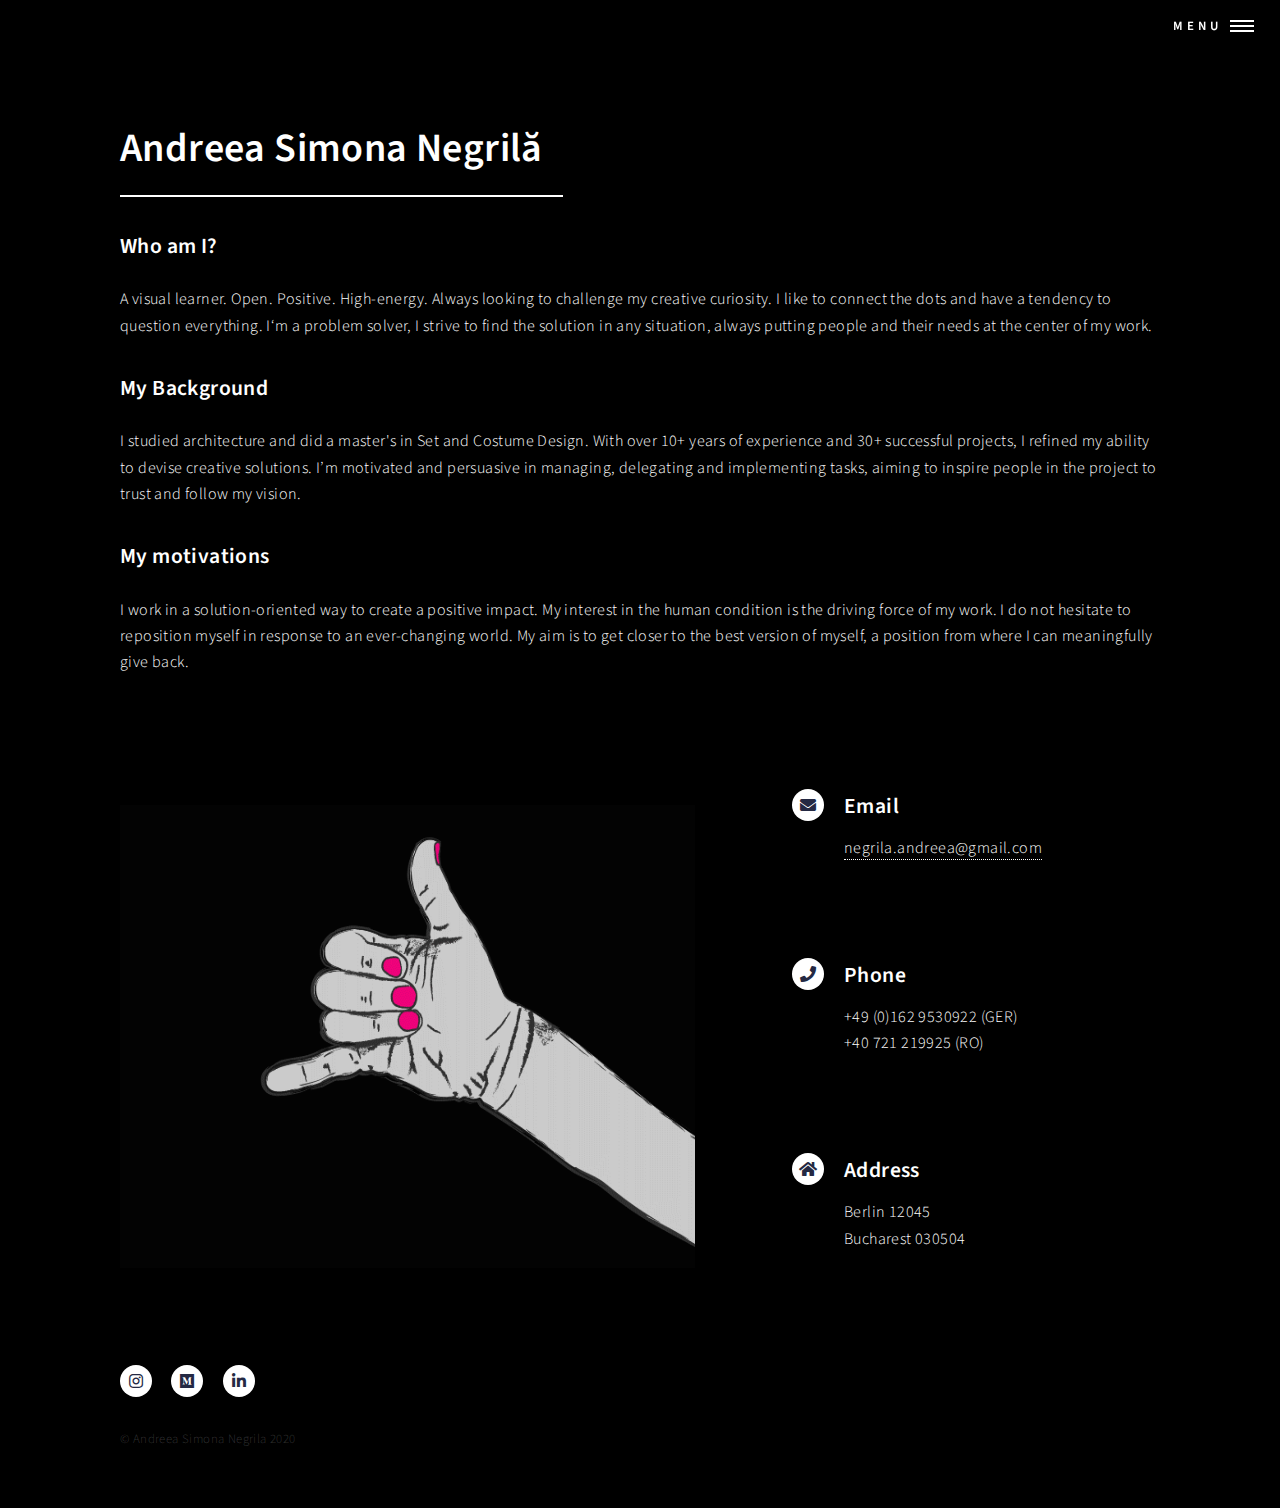
<file: generic.html>
<!DOCTYPE html>
<!--
	Forty by HTML5 UP
	html5up.net | @ajlkn
	Free for personal and commercial use under the CCA 3.0 license (html5up.net/license)
-->
<html>
  <head>
    <meta charset="utf-8" />
    <meta
      name="viewport"
      content="width=device-width, initial-scale=1, user-scalable=no"
    />
    <link rel="stylesheet" href="assets/css/main.css" />
    <noscript><link rel="stylesheet" href="assets/css/noscript.css"/></noscript>
  </head>
  <body class="is-preload">
    <!-- Wrapper -->
    <div id="wrapper">
      <!-- Header -->
      <header id="header">
        <!--  <a href="index.html" class="logo"
          ><strong>Forty</strong> <span>by HTML5 UP</span></a
        > -->
        <nav>
          <a href="#menu">Menu</a>
        </nav>
      </header>

      <!-- Menu -->
      <nav id="menu">
        <ul class="links">
          <li><a href="index.html">Home</a></li>
          <li><a href="index.html#main">My Work</a></li>
          <li><a href="generic.html">About Me</a></li>
          <!-- <li><a href="elements.html">Elements</a></li> -->
     <!--    </ul>
        <ul class="actions stacked">
          <li><a href="#" class="button primary fit">Get Started</a></li>
          <li><a href="#" class="button fit">Log In</a></li>
        </ul> -->
      </nav>

      <!-- Main -->
      <div id="main" class="alt">
        <!-- One -->
        <section id="one">
          <div class="inner">
            <header class="major">
              <h1>Andreea Simona Negrilă</h1>
            </header>
            <!-- <span class="image main"><img src="images/pic11.jpg" alt=""/></span> -->
            <h3>Who am I?</h3>
            <p>
              A visual learner. Open. Positive. High-energy. Always looking to
              challenge my creative curiosity.
              I like to connect the dots and have a tendency to question
              everything.
              I‘m a problem solver, I strive to find the solution in any
              situation, always putting people and their needs at the center of
              my work.
            </p>
            <h3>My Background</h3>
            <p>
              I studied architecture and did a master's in Set and Costume
              Design. With over 10+ years of experience and 30+ successful
              projects, I refined my ability to devise creative solutions.
              I’m motivated and persuasive in managing, delegating and
              implementing tasks, aiming to inspire people in the project to
              trust and follow my vision.
            </p>
            <h3>My motivations</h3>
            <p>
              I work in a solution-oriented way to create a positive impact.
              My interest in the human condition is the driving force of my
              work. I do not hesitate to reposition myself in response to an
              ever-changing world. My aim is to get closer to the best version
              of myself, a position from where I can meaningfully give back.
            </p>
          </div>
        </section>
      </div>

      <!-- Contact -->
      <section id="contact">
        <div class="inner">
          <img src="./images/contact.gif" alt="" />
        <!--   <section>
            <form method="post" action="#">
              <div class="fields">
                <div class="field half">
                  <label for="name">Your name</label>
                  <input type="text" name="name" id="name" />
                </div>
                <div class="field half">
                  <label for="email">Your email</label>
                  <input type="text" name="email" id="email" />
                </div>
                <div class="field">
                  <label for="message">Your Message</label>
                  <textarea name="message" id="message" rows="6"></textarea>
                </div>
              </div>
              <ul class="actions">
                <li>
                  <input type="submit" value="Send Message" class="primary" />
                </li>
                <li><input type="reset" value="Clear" /></li>
              </ul>
            </form>
          </section> -->
          <section class="split">
            <section>
              <div class="contact-method">
                <span class="icon solid alt fa-envelope"></span>
                <h3>Email</h3>
                <a href="#">negrila.andreea@gmail.com</a>
              </div>
            </section>
            <section>
              <div class="contact-method">
                <span class="icon solid alt fa-phone"></span>
                <h3>Phone</h3>
                <span>+49 (0)162 9530922 (GER)</span>
                <br>
                <span>+40 721 219925 (RO)</span>

              </div>
            </section>
            <section>
              <div class="contact-method">
                <span class="icon solid alt fa-home"></span>
                <h3>Address</h3>
                <span
                  >Berlin 12045<br />
                  Bucharest 030504 <br />
                </span>
              </div>
            </section>
          </section>
        </div>
      </section>

      <!-- Footer -->
      <footer id="footer">
        <div class="inner">
          <ul class="icons">
            <!--   <li>
              <a href="#" class="icon brands alt fa-twitter"
                ><span class="label">Twitter</span></a
              >
            </li> -->
            <!--  <li>
              <a href="#" class="icon brands alt fa-facebook-f"
                ><span class="label">Facebook</span></a
              >
            </li> -->
            <li>
              <a href="https://www.instagram.com/ano._.miss/" class="icon brands alt fa-instagram"
                ><span class="label">Instagram</span></a
              >
            </li>
            <!-- Medium here -->
            <li>
              <a href="https://medium.com/@negrila.andreea/" class="icon brands alt fa-medium"
              ><span class="label">Medium</span></a
            >
            </li>
            <li>
              <a href="https://www.linkedin.com/in/andreea-simona-negrila/" class="icon brands alt fa-linkedin-in"
                ><span class="label">LinkedIn</span></a
              >
            </li>
          </ul>
          <ul class="copyright">
            <li>&copy; Andreea Simona Negrila 2020</li>
            
          </ul>
        </div>
      </footer>
    </div>

    <!-- Scripts -->
    <script src="assets/js/jquery.min.js"></script>
    <script src="assets/js/jquery.scrolly.min.js"></script>
    <script src="assets/js/jquery.scrollex.min.js"></script>
    <script src="assets/js/browser.min.js"></script>
    <script src="assets/js/breakpoints.min.js"></script>
    <script src="assets/js/util.js"></script>
    <script src="assets/js/main.js"></script>
  </body>
</html>
</file>
<file: assets/css/noscript.css>
/*
	Forty by HTML5 UP
	html5up.net | @ajlkn
	Free for personal and commercial use under the CCA 3.0 license (html5up.net/license)
*/

/* Banner */

	body.is-preload #banner:after {
		opacity: 0.85;
	}

	body.is-preload #banner > .inner {
		-moz-filter: none;
		-webkit-filter: none;
		-ms-filter: none;
		filter: none;
		-moz-transform: none;
		-webkit-transform: none;
		-ms-transform: none;
		transform: none;
		opacity: 1;
	}
</file>
<file: assets/css/main.css>
@import url(fontawesome-all.min.css);
@import url("https://fonts.googleapis.com/css?family=Source+Sans+Pro:300,300italic,600,600italic");
/*
	Forty by HTML5 UP
	html5up.net | @ajlkn
	Free for personal and commercial use under the CCA 3.0 license (html5up.net/license)
*/
html,
body,
div,
span,
applet,
object,
iframe,
h1,
h2,
h3,
h4,
h5,
h6,
p,
blockquote,
pre,
a,
abbr,
acronym,
address,
big,
cite,
code,
del,
dfn,
em,
img,
ins,
kbd,
q,
s,
samp,
small,
strike,
strong,
sub,
sup,
tt,
var,
b,
u,
i,
center,
dl,
dt,
dd,
ol,
ul,
li,
fieldset,
form,
label,
legend,
table,
caption,
tbody,
tfoot,
thead,
tr,
th,
td,
article,
aside,
canvas,
details,
embed,
figure,
figcaption,
footer,
header,
hgroup,
menu,
nav,
output,
ruby,
section,
summary,
time,
mark,
audio,
video {
  margin: 0;
  padding: 0;
  border: 0;
  font-size: 100%;
  font: inherit;
  vertical-align: baseline;
}

article,
aside,
details,
figcaption,
figure,
footer,
header,
hgroup,
menu,
nav,
section {
  display: block;
}

body {
  line-height: 1;
}

ol,
ul {
  list-style: none;
}

blockquote,
q {
  quotes: none;
}
blockquote:before,
blockquote:after,
q:before,
q:after {
  content: "";
  content: none;
}

table {
  border-collapse: collapse;
  border-spacing: 0;
}

body {
  -webkit-text-size-adjust: none;
}

mark {
  background-color: transparent;
  color: inherit;
}

input::-moz-focus-inner {
  border: 0;
  padding: 0;
}

input,
select,
textarea {
  -moz-appearance: none;
  -webkit-appearance: none;
  -ms-appearance: none;
  appearance: none;
}

/* Basic */
@-ms-viewport {
  width: device-width;
}

body {
  -ms-overflow-style: scrollbar;
}

@media screen and (max-width: 480px) {
  html,
  body {
    min-width: 320px;
  }
}

html {
  box-sizing: border-box;
}

*,
*:before,
*:after {
  box-sizing: inherit;
}

body {
  background: black;
}
body.is-preload *,
body.is-preload *:before,
body.is-preload *:after {
  -moz-animation: none !important;
  -webkit-animation: none !important;
  -ms-animation: none !important;
  animation: none !important;
  -moz-transition: none !important;
  -webkit-transition: none !important;
  -ms-transition: none !important;
  transition: none !important;
}

/* Type */
body,
input,
select,
textarea {
  color: #ffffff;
  font-family: "Source Sans Pro", Helvetica, sans-serif;
  font-size: 17pt;
  font-weight: 300;
  letter-spacing: 0.025em;
  line-height: 1.65;
}
@media screen and (max-width: 1680px) {
  body,
  input,
  select,
  textarea {
    font-size: 14pt;
  }
}
@media screen and (max-width: 1280px) {
  body,
  input,
  select,
  textarea {
    font-size: 12pt;
  }
}
@media screen and (max-width: 360px) {
  body,
  input,
  select,
  textarea {
    font-size: 11pt;
  }
}

a {
  -moz-transition: color 0.2s ease-in-out, border-bottom-color 0.2s ease-in-out;
  -webkit-transition: color 0.2s ease-in-out,
    border-bottom-color 0.2s ease-in-out;
  -ms-transition: color 0.2s ease-in-out, border-bottom-color 0.2s ease-in-out;
  transition: color 0.2s ease-in-out, border-bottom-color 0.2s ease-in-out;
  border-bottom: dotted 1px;
  color: inherit;
  text-decoration: none;
}
a:hover {
  border-bottom-color: transparent;
  color: #e246c0 !important;
}
a:active {
  color: #53e3fb !important;
}

strong,
b {
  color: #ffffff;
  font-weight: 600;
}

em,
i {
  font-style: italic;
}

p {
  margin: 0 0 2em 0;
}

h1,
h2,
h3,
h4,
h5,
h6 {
  color: #ffffff;
  font-weight: 600;
  line-height: 1.65;
  margin: 0 0 1em 0;
}
h1 a,
h2 a,
h3 a,
h4 a,
h5 a,
h6 a {
  color: inherit;
  border-bottom: 0;
}

h1 {
  font-size: 2.5em;
}

h2 {
  font-size: 1.75em;
}

h3 {
  font-size: 1.35em;
}

h4 {
  font-size: 1.1em;
}

h5 {
  font-size: 0.9em;
}

h6 {
  font-size: 0.7em;
}

@media screen and (max-width: 736px) {
  h1 {
    font-size: 2em;
  }
  h2 {
    font-size: 1.5em;
  }
  h3 {
    font-size: 1.25em;
  }
}

sub {
  font-size: 0.8em;
  position: relative;
  top: 0.5em;
}

sup {
  font-size: 0.8em;
  position: relative;
  top: -0.5em;
}

blockquote {
  border-left: solid 4px rgba(212, 212, 255, 0.1);
  font-style: italic;
  margin: 0 0 2em 0;
  padding: 0.5em 0 0.5em 2em;
}

code {
  background: rgba(212, 212, 255, 0.035);
  font-family: "Courier New", monospace;
  font-size: 0.9em;
  margin: 0 0.25em;
  padding: 0.25em 0.65em;
}

pre {
  -webkit-overflow-scrolling: touch;
  font-family: "Courier New", monospace;
  font-size: 0.9em;
  margin: 0 0 2em 0;
}
pre code {
  display: block;
  line-height: 1.75;
  padding: 1em 1.5em;
  overflow-x: auto;
}

hr {
  border: 0;
  border-bottom: solid 1px rgba(212, 212, 255, 0.1);
  margin: 2em 0;
}
hr.major {
  margin: 3em 0;
}

.align-left {
  text-align: left;
}

.align-center {
  text-align: center;
}

.align-right {
  text-align: right;
}

/* Row */
.row {
  display: flex;
  flex-wrap: wrap;
  box-sizing: border-box;
  align-items: stretch;
}
.row > * {
  box-sizing: border-box;
}
.row.gtr-uniform > * > :last-child {
  margin-bottom: 0;
}
.row.aln-left {
  justify-content: flex-start;
}
.row.aln-center {
  justify-content: center;
}
.row.aln-right {
  justify-content: flex-end;
}
.row.aln-top {
  align-items: flex-start;
}
.row.aln-middle {
  align-items: center;
}
.row.aln-bottom {
  align-items: flex-end;
}
.row > .imp {
  order: -1;
}
.row > .col-1 {
  width: 8.33333%;
}
.row > .off-1 {
  margin-left: 8.33333%;
}
.row > .col-2 {
  width: 16.66667%;
}
.row > .off-2 {
  margin-left: 16.66667%;
}
.row > .col-3 {
  width: 25%;
}
.row > .off-3 {
  margin-left: 25%;
}
.row > .col-4 {
  width: 33.33333%;
}
.row > .off-4 {
  margin-left: 33.33333%;
}
.row > .col-5 {
  width: 41.66667%;
}
.row > .off-5 {
  margin-left: 41.66667%;
}
.row > .col-6 {
  width: 50%;
}
.row > .off-6 {
  margin-left: 50%;
}
.row > .col-7 {
  width: 58.33333%;
}
.row > .off-7 {
  margin-left: 58.33333%;
}
.row > .col-8 {
  width: 66.66667%;
}
.row > .off-8 {
  margin-left: 66.66667%;
}
.row > .col-9 {
  width: 75%;
}
.row > .off-9 {
  margin-left: 75%;
}
.row > .col-10 {
  width: 83.33333%;
}
.row > .off-10 {
  margin-left: 83.33333%;
}
.row > .col-11 {
  width: 91.66667%;
}
.row > .off-11 {
  margin-left: 91.66667%;
}
.row > .col-12 {
  width: 100%;
}
.row > .off-12 {
  margin-left: 100%;
}
.row.gtr-0 {
  margin-top: 0;
  margin-left: 0em;
}
.row.gtr-0 > * {
  padding: 0 0 0 0em;
}
.row.gtr-0.gtr-uniform {
  margin-top: 0em;
}
.row.gtr-0.gtr-uniform > * {
  padding-top: 0em;
}
.row.gtr-25 {
  margin-top: 0;
  margin-left: -0.5em;
}
.row.gtr-25 > * {
  padding: 0 0 0 0.5em;
}
.row.gtr-25.gtr-uniform {
  margin-top: -0.5em;
}
.row.gtr-25.gtr-uniform > * {
  padding-top: 0.5em;
}
.row.gtr-50 {
  margin-top: 0;
  margin-left: -1em;
}
.row.gtr-50 > * {
  padding: 0 0 0 1em;
}
.row.gtr-50.gtr-uniform {
  margin-top: -1em;
}
.row.gtr-50.gtr-uniform > * {
  padding-top: 1em;
}
.row {
  margin-top: 0;
  margin-left: -2em;
}
.row > * {
  padding: 0 0 0 2em;
}
.row.gtr-uniform {
  margin-top: -2em;
}
.row.gtr-uniform > * {
  padding-top: 2em;
}
.row.gtr-150 {
  margin-top: 0;
  margin-left: -3em;
}
.row.gtr-150 > * {
  padding: 0 0 0 3em;
}
.row.gtr-150.gtr-uniform {
  margin-top: -3em;
}
.row.gtr-150.gtr-uniform > * {
  padding-top: 3em;
}
.row.gtr-200 {
  margin-top: 0;
  margin-left: -4em;
}
.row.gtr-200 > * {
  padding: 0 0 0 4em;
}
.row.gtr-200.gtr-uniform {
  margin-top: -4em;
}
.row.gtr-200.gtr-uniform > * {
  padding-top: 4em;
}
@media screen and (max-width: 1680px) {
  .row {
    display: flex;
    flex-wrap: wrap;
    box-sizing: border-box;
    align-items: stretch;
  }
  .row > * {
    box-sizing: border-box;
  }
  .row.gtr-uniform > * > :last-child {
    margin-bottom: 0;
  }
  .row.aln-left {
    justify-content: flex-start;
  }
  .row.aln-center {
    justify-content: center;
  }
  .row.aln-right {
    justify-content: flex-end;
  }
  .row.aln-top {
    align-items: flex-start;
  }
  .row.aln-middle {
    align-items: center;
  }
  .row.aln-bottom {
    align-items: flex-end;
  }
  .row > .imp-xlarge {
    order: -1;
  }
  .row > .col-1-xlarge {
    width: 8.33333%;
  }
  .row > .off-1-xlarge {
    margin-left: 8.33333%;
  }
  .row > .col-2-xlarge {
    width: 16.66667%;
  }
  .row > .off-2-xlarge {
    margin-left: 16.66667%;
  }
  .row > .col-3-xlarge {
    width: 25%;
  }
  .row > .off-3-xlarge {
    margin-left: 25%;
  }
  .row > .col-4-xlarge {
    width: 33.33333%;
  }
  .row > .off-4-xlarge {
    margin-left: 33.33333%;
  }
  .row > .col-5-xlarge {
    width: 41.66667%;
  }
  .row > .off-5-xlarge {
    margin-left: 41.66667%;
  }
  .row > .col-6-xlarge {
    width: 50%;
  }
  .row > .off-6-xlarge {
    margin-left: 50%;
  }
  .row > .col-7-xlarge {
    width: 58.33333%;
  }
  .row > .off-7-xlarge {
    margin-left: 58.33333%;
  }
  .row > .col-8-xlarge {
    width: 66.66667%;
  }
  .row > .off-8-xlarge {
    margin-left: 66.66667%;
  }
  .row > .col-9-xlarge {
    width: 75%;
  }
  .row > .off-9-xlarge {
    margin-left: 75%;
  }
  .row > .col-10-xlarge {
    width: 83.33333%;
  }
  .row > .off-10-xlarge {
    margin-left: 83.33333%;
  }
  .row > .col-11-xlarge {
    width: 91.66667%;
  }
  .row > .off-11-xlarge {
    margin-left: 91.66667%;
  }
  .row > .col-12-xlarge {
    width: 100%;
  }
  .row > .off-12-xlarge {
    margin-left: 100%;
  }
  .row.gtr-0 {
    margin-top: 0;
    margin-left: 0em;
  }
  .row.gtr-0 > * {
    padding: 0 0 0 0em;
  }
  .row.gtr-0.gtr-uniform {
    margin-top: 0em;
  }
  .row.gtr-0.gtr-uniform > * {
    padding-top: 0em;
  }
  .row.gtr-25 {
    margin-top: 0;
    margin-left: -0.5em;
  }
  .row.gtr-25 > * {
    padding: 0 0 0 0.5em;
  }
  .row.gtr-25.gtr-uniform {
    margin-top: -0.5em;
  }
  .row.gtr-25.gtr-uniform > * {
    padding-top: 0.5em;
  }
  .row.gtr-50 {
    margin-top: 0;
    margin-left: -1em;
  }
  .row.gtr-50 > * {
    padding: 0 0 0 1em;
  }
  .row.gtr-50.gtr-uniform {
    margin-top: -1em;
  }
  .row.gtr-50.gtr-uniform > * {
    padding-top: 1em;
  }
  .row {
    margin-top: 0;
    margin-left: -2em;
  }
  .row > * {
    padding: 0 0 0 2em;
  }
  .row.gtr-uniform {
    margin-top: -2em;
  }
  .row.gtr-uniform > * {
    padding-top: 2em;
  }
  .row.gtr-150 {
    margin-top: 0;
    margin-left: -3em;
  }
  .row.gtr-150 > * {
    padding: 0 0 0 3em;
  }
  .row.gtr-150.gtr-uniform {
    margin-top: -3em;
  }
  .row.gtr-150.gtr-uniform > * {
    padding-top: 3em;
  }
  .row.gtr-200 {
    margin-top: 0;
    margin-left: -4em;
  }
  .row.gtr-200 > * {
    padding: 0 0 0 4em;
  }
  .row.gtr-200.gtr-uniform {
    margin-top: -4em;
  }
  .row.gtr-200.gtr-uniform > * {
    padding-top: 4em;
  }
}
@media screen and (max-width: 1280px) {
  .row {
    display: flex;
    flex-wrap: wrap;
    box-sizing: border-box;
    align-items: stretch;
  }
  .row > * {
    box-sizing: border-box;
  }
  .row.gtr-uniform > * > :last-child {
    margin-bottom: 0;
  }
  .row.aln-left {
    justify-content: flex-start;
  }
  .row.aln-center {
    justify-content: center;
  }
  .row.aln-right {
    justify-content: flex-end;
  }
  .row.aln-top {
    align-items: flex-start;
  }
  .row.aln-middle {
    align-items: center;
  }
  .row.aln-bottom {
    align-items: flex-end;
  }
  .row > .imp-large {
    order: -1;
  }
  .row > .col-1-large {
    width: 8.33333%;
  }
  .row > .off-1-large {
    margin-left: 8.33333%;
  }
  .row > .col-2-large {
    width: 16.66667%;
  }
  .row > .off-2-large {
    margin-left: 16.66667%;
  }
  .row > .col-3-large {
    width: 25%;
  }
  .row > .off-3-large {
    margin-left: 25%;
  }
  .row > .col-4-large {
    width: 33.33333%;
  }
  .row > .off-4-large {
    margin-left: 33.33333%;
  }
  .row > .col-5-large {
    width: 41.66667%;
  }
  .row > .off-5-large {
    margin-left: 41.66667%;
  }
  .row > .col-6-large {
    width: 50%;
  }
  .row > .off-6-large {
    margin-left: 50%;
  }
  .row > .col-7-large {
    width: 58.33333%;
  }
  .row > .off-7-large {
    margin-left: 58.33333%;
  }
  .row > .col-8-large {
    width: 66.66667%;
  }
  .row > .off-8-large {
    margin-left: 66.66667%;
  }
  .row > .col-9-large {
    width: 75%;
  }
  .row > .off-9-large {
    margin-left: 75%;
  }
  .row > .col-10-large {
    width: 83.33333%;
  }
  .row > .off-10-large {
    margin-left: 83.33333%;
  }
  .row > .col-11-large {
    width: 91.66667%;
  }
  .row > .off-11-large {
    margin-left: 91.66667%;
  }
  .row > .col-12-large {
    width: 100%;
  }
  .row > .off-12-large {
    margin-left: 100%;
  }
  .row.gtr-0 {
    margin-top: 0;
    margin-left: 0em;
  }
  .row.gtr-0 > * {
    padding: 0 0 0 0em;
  }
  .row.gtr-0.gtr-uniform {
    margin-top: 0em;
  }
  .row.gtr-0.gtr-uniform > * {
    padding-top: 0em;
  }
  .row.gtr-25 {
    margin-top: 0;
    margin-left: -0.375em;
  }
  .row.gtr-25 > * {
    padding: 0 0 0 0.375em;
  }
  .row.gtr-25.gtr-uniform {
    margin-top: -0.375em;
  }
  .row.gtr-25.gtr-uniform > * {
    padding-top: 0.375em;
  }
  .row.gtr-50 {
    margin-top: 0;
    margin-left: -0.75em;
  }
  .row.gtr-50 > * {
    padding: 0 0 0 0.75em;
  }
  .row.gtr-50.gtr-uniform {
    margin-top: -0.75em;
  }
  .row.gtr-50.gtr-uniform > * {
    padding-top: 0.75em;
  }
  .row {
    margin-top: 0;
    margin-left: -1.5em;
  }
  .row > * {
    padding: 0 0 0 1.5em;
  }
  .row.gtr-uniform {
    margin-top: -1.5em;
  }
  .row.gtr-uniform > * {
    padding-top: 1.5em;
  }
  .row.gtr-150 {
    margin-top: 0;
    margin-left: -2.25em;
  }
  .row.gtr-150 > * {
    padding: 0 0 0 2.25em;
  }
  .row.gtr-150.gtr-uniform {
    margin-top: -2.25em;
  }
  .row.gtr-150.gtr-uniform > * {
    padding-top: 2.25em;
  }
  .row.gtr-200 {
    margin-top: 0;
    margin-left: -3em;
  }
  .row.gtr-200 > * {
    padding: 0 0 0 3em;
  }
  .row.gtr-200.gtr-uniform {
    margin-top: -3em;
  }
  .row.gtr-200.gtr-uniform > * {
    padding-top: 3em;
  }
}
@media screen and (max-width: 980px) {
  .row {
    display: flex;
    flex-wrap: wrap;
    box-sizing: border-box;
    align-items: stretch;
  }
  .row > * {
    box-sizing: border-box;
  }
  .row.gtr-uniform > * > :last-child {
    margin-bottom: 0;
  }
  .row.aln-left {
    justify-content: flex-start;
  }
  .row.aln-center {
    justify-content: center;
  }
  .row.aln-right {
    justify-content: flex-end;
  }
  .row.aln-top {
    align-items: flex-start;
  }
  .row.aln-middle {
    align-items: center;
  }
  .row.aln-bottom {
    align-items: flex-end;
  }
  .row > .imp-medium {
    order: -1;
  }
  .row > .col-1-medium {
    width: 8.33333%;
  }
  .row > .off-1-medium {
    margin-left: 8.33333%;
  }
  .row > .col-2-medium {
    width: 16.66667%;
  }
  .row > .off-2-medium {
    margin-left: 16.66667%;
  }
  .row > .col-3-medium {
    width: 25%;
  }
  .row > .off-3-medium {
    margin-left: 25%;
  }
  .row > .col-4-medium {
    width: 33.33333%;
  }
  .row > .off-4-medium {
    margin-left: 33.33333%;
  }
  .row > .col-5-medium {
    width: 41.66667%;
  }
  .row > .off-5-medium {
    margin-left: 41.66667%;
  }
  .row > .col-6-medium {
    width: 50%;
  }
  .row > .off-6-medium {
    margin-left: 50%;
  }
  .row > .col-7-medium {
    width: 58.33333%;
  }
  .row > .off-7-medium {
    margin-left: 58.33333%;
  }
  .row > .col-8-medium {
    width: 66.66667%;
  }
  .row > .off-8-medium {
    margin-left: 66.66667%;
  }
  .row > .col-9-medium {
    width: 75%;
  }
  .row > .off-9-medium {
    margin-left: 75%;
  }
  .row > .col-10-medium {
    width: 83.33333%;
  }
  .row > .off-10-medium {
    margin-left: 83.33333%;
  }
  .row > .col-11-medium {
    width: 91.66667%;
  }
  .row > .off-11-medium {
    margin-left: 91.66667%;
  }
  .row > .col-12-medium {
    width: 100%;
  }
  .row > .off-12-medium {
    margin-left: 100%;
  }
  .row.gtr-0 {
    margin-top: 0;
    margin-left: 0em;
  }
  .row.gtr-0 > * {
    padding: 0 0 0 0em;
  }
  .row.gtr-0.gtr-uniform {
    margin-top: 0em;
  }
  .row.gtr-0.gtr-uniform > * {
    padding-top: 0em;
  }
  .row.gtr-25 {
    margin-top: 0;
    margin-left: -0.375em;
  }
  .row.gtr-25 > * {
    padding: 0 0 0 0.375em;
  }
  .row.gtr-25.gtr-uniform {
    margin-top: -0.375em;
  }
  .row.gtr-25.gtr-uniform > * {
    padding-top: 0.375em;
  }
  .row.gtr-50 {
    margin-top: 0;
    margin-left: -0.75em;
  }
  .row.gtr-50 > * {
    padding: 0 0 0 0.75em;
  }
  .row.gtr-50.gtr-uniform {
    margin-top: -0.75em;
  }
  .row.gtr-50.gtr-uniform > * {
    padding-top: 0.75em;
  }
  .row {
    margin-top: 0;
    margin-left: -1.5em;
  }
  .row > * {
    padding: 0 0 0 1.5em;
  }
  .row.gtr-uniform {
    margin-top: -1.5em;
  }
  .row.gtr-uniform > * {
    padding-top: 1.5em;
  }
  .row.gtr-150 {
    margin-top: 0;
    margin-left: -2.25em;
  }
  .row.gtr-150 > * {
    padding: 0 0 0 2.25em;
  }
  .row.gtr-150.gtr-uniform {
    margin-top: -2.25em;
  }
  .row.gtr-150.gtr-uniform > * {
    padding-top: 2.25em;
  }
  .row.gtr-200 {
    margin-top: 0;
    margin-left: -3em;
  }
  .row.gtr-200 > * {
    padding: 0 0 0 3em;
  }
  .row.gtr-200.gtr-uniform {
    margin-top: -3em;
  }
  .row.gtr-200.gtr-uniform > * {
    padding-top: 3em;
  }
}
@media screen and (max-width: 736px) {
  .row {
    display: flex;
    flex-wrap: wrap;
    box-sizing: border-box;
    align-items: stretch;
  }
  .row > * {
    box-sizing: border-box;
  }
  .row.gtr-uniform > * > :last-child {
    margin-bottom: 0;
  }
  .row.aln-left {
    justify-content: flex-start;
  }
  .row.aln-center {
    justify-content: center;
  }
  .row.aln-right {
    justify-content: flex-end;
  }
  .row.aln-top {
    align-items: flex-start;
  }
  .row.aln-middle {
    align-items: center;
  }
  .row.aln-bottom {
    align-items: flex-end;
  }
  .row > .imp-small {
    order: -1;
  }
  .row > .col-1-small {
    width: 8.33333%;
  }
  .row > .off-1-small {
    margin-left: 8.33333%;
  }
  .row > .col-2-small {
    width: 16.66667%;
  }
  .row > .off-2-small {
    margin-left: 16.66667%;
  }
  .row > .col-3-small {
    width: 25%;
  }
  .row > .off-3-small {
    margin-left: 25%;
  }
  .row > .col-4-small {
    width: 33.33333%;
  }
  .row > .off-4-small {
    margin-left: 33.33333%;
  }
  .row > .col-5-small {
    width: 41.66667%;
  }
  .row > .off-5-small {
    margin-left: 41.66667%;
  }
  .row > .col-6-small {
    width: 50%;
  }
  .row > .off-6-small {
    margin-left: 50%;
  }
  .row > .col-7-small {
    width: 58.33333%;
  }
  .row > .off-7-small {
    margin-left: 58.33333%;
  }
  .row > .col-8-small {
    width: 66.66667%;
  }
  .row > .off-8-small {
    margin-left: 66.66667%;
  }
  .row > .col-9-small {
    width: 75%;
  }
  .row > .off-9-small {
    margin-left: 75%;
  }
  .row > .col-10-small {
    width: 83.33333%;
  }
  .row > .off-10-small {
    margin-left: 83.33333%;
  }
  .row > .col-11-small {
    width: 91.66667%;
  }
  .row > .off-11-small {
    margin-left: 91.66667%;
  }
  .row > .col-12-small {
    width: 100%;
  }
  .row > .off-12-small {
    margin-left: 100%;
  }
  .row.gtr-0 {
    margin-top: 0;
    margin-left: 0em;
  }
  .row.gtr-0 > * {
    padding: 0 0 0 0em;
  }
  .row.gtr-0.gtr-uniform {
    margin-top: 0em;
  }
  .row.gtr-0.gtr-uniform > * {
    padding-top: 0em;
  }
  .row.gtr-25 {
    margin-top: 0;
    margin-left: -0.3125em;
  }
  .row.gtr-25 > * {
    padding: 0 0 0 0.3125em;
  }
  .row.gtr-25.gtr-uniform {
    margin-top: -0.3125em;
  }
  .row.gtr-25.gtr-uniform > * {
    padding-top: 0.3125em;
  }
  .row.gtr-50 {
    margin-top: 0;
    margin-left: -0.625em;
  }
  .row.gtr-50 > * {
    padding: 0 0 0 0.625em;
  }
  .row.gtr-50.gtr-uniform {
    margin-top: -0.625em;
  }
  .row.gtr-50.gtr-uniform > * {
    padding-top: 0.625em;
  }
  .row {
    margin-top: 0;
    margin-left: -1.25em;
  }
  .row > * {
    padding: 0 0 0 1.25em;
  }
  .row.gtr-uniform {
    margin-top: -1.25em;
  }
  .row.gtr-uniform > * {
    padding-top: 1.25em;
  }
  .row.gtr-150 {
    margin-top: 0;
    margin-left: -1.875em;
  }
  .row.gtr-150 > * {
    padding: 0 0 0 1.875em;
  }
  .row.gtr-150.gtr-uniform {
    margin-top: -1.875em;
  }
  .row.gtr-150.gtr-uniform > * {
    padding-top: 1.875em;
  }
  .row.gtr-200 {
    margin-top: 0;
    margin-left: -2.5em;
  }
  .row.gtr-200 > * {
    padding: 0 0 0 2.5em;
  }
  .row.gtr-200.gtr-uniform {
    margin-top: -2.5em;
  }
  .row.gtr-200.gtr-uniform > * {
    padding-top: 2.5em;
  }
}
@media screen and (max-width: 480px) {
  .row {
    display: flex;
    flex-wrap: wrap;
    box-sizing: border-box;
    align-items: stretch;
  }
  .row > * {
    box-sizing: border-box;
  }
  .row.gtr-uniform > * > :last-child {
    margin-bottom: 0;
  }
  .row.aln-left {
    justify-content: flex-start;
  }
  .row.aln-center {
    justify-content: center;
  }
  .row.aln-right {
    justify-content: flex-end;
  }
  .row.aln-top {
    align-items: flex-start;
  }
  .row.aln-middle {
    align-items: center;
  }
  .row.aln-bottom {
    align-items: flex-end;
  }
  .row > .imp-xsmall {
    order: -1;
  }
  .row > .col-1-xsmall {
    width: 8.33333%;
  }
  .row > .off-1-xsmall {
    margin-left: 8.33333%;
  }
  .row > .col-2-xsmall {
    width: 16.66667%;
  }
  .row > .off-2-xsmall {
    margin-left: 16.66667%;
  }
  .row > .col-3-xsmall {
    width: 25%;
  }
  .row > .off-3-xsmall {
    margin-left: 25%;
  }
  .row > .col-4-xsmall {
    width: 33.33333%;
  }
  .row > .off-4-xsmall {
    margin-left: 33.33333%;
  }
  .row > .col-5-xsmall {
    width: 41.66667%;
  }
  .row > .off-5-xsmall {
    margin-left: 41.66667%;
  }
  .row > .col-6-xsmall {
    width: 50%;
  }
  .row > .off-6-xsmall {
    margin-left: 50%;
  }
  .row > .col-7-xsmall {
    width: 58.33333%;
  }
  .row > .off-7-xsmall {
    margin-left: 58.33333%;
  }
  .row > .col-8-xsmall {
    width: 66.66667%;
  }
  .row > .off-8-xsmall {
    margin-left: 66.66667%;
  }
  .row > .col-9-xsmall {
    width: 75%;
  }
  .row > .off-9-xsmall {
    margin-left: 75%;
  }
  .row > .col-10-xsmall {
    width: 83.33333%;
  }
  .row > .off-10-xsmall {
    margin-left: 83.33333%;
  }
  .row > .col-11-xsmall {
    width: 91.66667%;
  }
  .row > .off-11-xsmall {
    margin-left: 91.66667%;
  }
  .row > .col-12-xsmall {
    width: 100%;
  }
  .row > .off-12-xsmall {
    margin-left: 100%;
  }
  .row.gtr-0 {
    margin-top: 0;
    margin-left: 0em;
  }
  .row.gtr-0 > * {
    padding: 0 0 0 0em;
  }
  .row.gtr-0.gtr-uniform {
    margin-top: 0em;
  }
  .row.gtr-0.gtr-uniform > * {
    padding-top: 0em;
  }
  .row.gtr-25 {
    margin-top: 0;
    margin-left: -0.3125em;
  }
  .row.gtr-25 > * {
    padding: 0 0 0 0.3125em;
  }
  .row.gtr-25.gtr-uniform {
    margin-top: -0.3125em;
  }
  .row.gtr-25.gtr-uniform > * {
    padding-top: 0.3125em;
  }
  .row.gtr-50 {
    margin-top: 0;
    margin-left: -0.625em;
  }
  .row.gtr-50 > * {
    padding: 0 0 0 0.625em;
  }
  .row.gtr-50.gtr-uniform {
    margin-top: -0.625em;
  }
  .row.gtr-50.gtr-uniform > * {
    padding-top: 0.625em;
  }
  .row {
    margin-top: 0;
    margin-left: -1.25em;
  }
  .row > * {
    padding: 0 0 0 1.25em;
  }
  .row.gtr-uniform {
    margin-top: -1.25em;
  }
  .row.gtr-uniform > * {
    padding-top: 1.25em;
  }
  .row.gtr-150 {
    margin-top: 0;
    margin-left: -1.875em;
  }
  .row.gtr-150 > * {
    padding: 0 0 0 1.875em;
  }
  .row.gtr-150.gtr-uniform {
    margin-top: -1.875em;
  }
  .row.gtr-150.gtr-uniform > * {
    padding-top: 1.875em;
  }
  .row.gtr-200 {
    margin-top: 0;
    margin-left: -2.5em;
  }
  .row.gtr-200 > * {
    padding: 0 0 0 2.5em;
  }
  .row.gtr-200.gtr-uniform {
    margin-top: -2.5em;
  }
  .row.gtr-200.gtr-uniform > * {
    padding-top: 2.5em;
  }
}

/* Section/Article */
section.special,
article.special {
  text-align: center;
}

header.major {
  width: -moz-max-content;
  width: -webkit-max-content;
  width: -ms-max-content;
  width: max-content;
  margin-bottom: 2em;
}
header.major > :first-child {
  margin-bottom: 0;
  width: calc(100% + 0.5em);
}
header.major > :first-child:after {
  content: "";
  background-color: #ffffff;
  display: block;
  height: 2px;
  margin: 0.325em 0 0.5em 0;
  width: 100%;
}
header.major > p {
  font-size: 0.7em;
  font-weight: 600;
  letter-spacing: 0.25em;
  margin-bottom: 0;
  text-transform: uppercase;
}
body.is-ie header.major > :first-child:after {
  max-width: 9em;
}
body.is-ie header.major > h1:after {
  max-width: 100% !important;
}

@media screen and (max-width: 736px) {
  header.major > p br {
    display: none;
  }
}

/* Form */
form {
  margin: 0 0 2em 0;
}
form > :last-child {
  margin-bottom: 0;
}
form > .fields {
  display: -moz-flex;
  display: -webkit-flex;
  display: -ms-flex;
  display: flex;
  -moz-flex-wrap: wrap;
  -webkit-flex-wrap: wrap;
  -ms-flex-wrap: wrap;
  flex-wrap: wrap;
  width: calc(100% + 3em);
  margin: -1.5em 0 2em -1.5em;
}
form > .fields > .field {
  -moz-flex-grow: 0;
  -webkit-flex-grow: 0;
  -ms-flex-grow: 0;
  flex-grow: 0;
  -moz-flex-shrink: 0;
  -webkit-flex-shrink: 0;
  -ms-flex-shrink: 0;
  flex-shrink: 0;
  padding: 1.5em 0 0 1.5em;
  width: calc(100% - 1.5em);
}
form > .fields > .field.half {
  width: calc(50% - 0.75em);
}
form > .fields > .field.third {
  width: calc(100% / 3 - 0.5em);
}
form > .fields > .field.quarter {
  width: calc(25% - 0.375em);
}
@media screen and (max-width: 480px) {
  form > .fields {
    width: calc(100% + 3em);
    margin: -1.5em 0 2em -1.5em;
  }
  form > .fields > .field {
    padding: 1.5em 0 0 1.5em;
    width: calc(100% - 1.5em);
  }
  form > .fields > .field.half {
    width: calc(100% - 1.5em);
  }
  form > .fields > .field.third {
    width: calc(100% - 1.5em);
  }
  form > .fields > .field.quarter {
    width: calc(100% - 1.5em);
  }
}

label {
  color: #ffffff;
  display: block;
  font-size: 0.8em;
  font-weight: 600;
  letter-spacing: 0.25em;
  margin: 0 0 1em 0;
  text-transform: uppercase;
}

input[type="text"],
input[type="password"],
input[type="email"],
input[type="tel"],
input[type="search"],
input[type="url"],
select,
textarea {
  -moz-appearance: none;
  -webkit-appearance: none;
  -ms-appearance: none;
  appearance: none;
  background: #505050;
  border: none;
  border-radius: 0;
  color: inherit;
  display: block;
  outline: 0;
  padding: 0 1em;
  text-decoration: none;
  width: 100%;
}
input[type="text"]:invalid,
input[type="password"]:invalid,
input[type="email"]:invalid,
input[type="tel"]:invalid,
input[type="search"]:invalid,
input[type="url"]:invalid,
select:invalid,
textarea:invalid {
  box-shadow: none;
}
input[type="text"]:focus,
input[type="password"]:focus,
input[type="email"]:focus,
input[type="tel"]:focus,
input[type="search"]:focus,
input[type="url"]:focus,
select:focus,
textarea:focus {
  border-color: #e246c0;
  box-shadow: 0 0 0 2px #e246c0;
}

select {
  background-image: url("data:image/svg+xml;charset=utf8,%3Csvg xmlns='http://www.w3.org/2000/svg' width='40' height='40' preserveAspectRatio='none' viewBox='0 0 40 40'%3E%3Cpath d='M9.4,12.3l10.4,10.4l10.4-10.4c0.2-0.2,0.5-0.4,0.9-0.4c0.3,0,0.6,0.1,0.9,0.4l3.3,3.3c0.2,0.2,0.4,0.5,0.4,0.9 c0,0.4-0.1,0.6-0.4,0.9L20.7,31.9c-0.2,0.2-0.5,0.4-0.9,0.4c-0.3,0-0.6-0.1-0.9-0.4L4.3,17.3c-0.2-0.2-0.4-0.5-0.4-0.9 c0-0.4,0.1-0.6,0.4-0.9l3.3-3.3c0.2-0.2,0.5-0.4,0.9-0.4S9.1,12.1,9.4,12.3z' fill='rgba(212, 212, 255, 0.1)' /%3E%3C/svg%3E");
  background-size: 1.25rem;
  background-repeat: no-repeat;
  background-position: calc(100% - 1rem) center;
  height: 2.75em;
  padding-right: 2.75em;
  text-overflow: ellipsis;
}
select option {
  color: #ffffff;
  background: #242943;
}
select:focus::-ms-value {
  background-color: transparent;
}
select::-ms-expand {
  display: none;
}

input[type="text"],
input[type="password"],
input[type="email"],
input[type="tel"],
input[type="search"],
input[type="url"],
select {
  height: 2.75em;
}

textarea {
  padding: 0.75em 1em;
}

input[type="checkbox"],
input[type="radio"] {
  -moz-appearance: none;
  -webkit-appearance: none;
  -ms-appearance: none;
  appearance: none;
  display: block;
  float: left;
  margin-right: -2em;
  opacity: 0;
  width: 1em;
  z-index: -1;
}
input[type="checkbox"] + label,
input[type="radio"] + label {
  text-decoration: none;
  color: #ffffff;
  cursor: pointer;
  display: inline-block;
  font-weight: 300;
  padding-left: 2.65em;
  padding-right: 0.75em;
  position: relative;
}
input[type="checkbox"] + label:before,
input[type="radio"] + label:before {
  -moz-osx-font-smoothing: grayscale;
  -webkit-font-smoothing: antialiased;
  display: inline-block;
  font-style: normal;
  font-variant: normal;
  text-rendering: auto;
  line-height: 1;
  text-transform: none !important;
  font-family: "Font Awesome 5 Free";
  font-weight: 900;
}
input[type="checkbox"] + label:before,
input[type="radio"] + label:before {
  background: rgba(212, 212, 255, 0.035);
  content: "";
  display: inline-block;
  font-size: 0.8em;
  height: 2.0625em;
  left: 0;
  letter-spacing: 0;
  line-height: 2.0625em;
  position: absolute;
  text-align: center;
  top: 0;
  width: 2.0625em;
}
input[type="checkbox"]:checked + label:before,
input[type="radio"]:checked + label:before {
  background: #ffffff;
  border-color: #e246c0;
  content: "\f00c";
  color: #242943;
}
input[type="checkbox"]:focus + label:before,
input[type="radio"]:focus + label:before {
  box-shadow: 0 0 0 2px #e246c0;
}

input[type="radio"] + label:before {
  border-radius: 100%;
}

::-webkit-input-placeholder {
  color: rgba(244, 244, 255, 0.2) !important;
  opacity: 1;
}

:-moz-placeholder {
  color: rgba(244, 244, 255, 0.2) !important;
  opacity: 1;
}

::-moz-placeholder {
  color: rgba(244, 244, 255, 0.2) !important;
  opacity: 1;
}

:-ms-input-placeholder {
  color: rgba(244, 244, 255, 0.2) !important;
  opacity: 1;
}

/* Box */
.box {
  border: solid 1px rgba(212, 212, 255, 0.1);
  margin-bottom: 2em;
  padding: 1.5em;
}
.box > :last-child,
.box > :last-child > :last-child,
.box > :last-child > :last-child > :last-child {
  margin-bottom: 0;
}
.box.alt {
  border: 0;
  border-radius: 0;
  padding: 0;
}

/* Icon */
.icon {
  text-decoration: none;
  border-bottom: none;
  position: relative;
}
.icon:before {
  -moz-osx-font-smoothing: grayscale;
  -webkit-font-smoothing: antialiased;
  display: inline-block;
  font-style: normal;
  font-variant: normal;
  text-rendering: auto;
  line-height: 1;
  text-transform: none !important;
  font-family: "Font Awesome 5 Free";
  font-weight: 400;
}
.icon > .label {
  display: none;
}
.icon:before {
  line-height: inherit;
}
.icon.solid:before {
  font-weight: 900;
}
.icon.brands:before {
  font-family: "Font Awesome 5 Brands";
}
.icon.alt:before {
  background-color: #ffffff;
  border-radius: 100%;
  color: #242943;
  display: inline-block;
  height: 2em;
  line-height: 2em;
  text-align: center;
  width: 2em;
}

a.icon.alt:before {
  -moz-transition: background-color 0.2s ease-in-out;
  -webkit-transition: background-color 0.2s ease-in-out;
  -ms-transition: background-color 0.2s ease-in-out;
  transition: background-color 0.2s ease-in-out;
}

a.icon.alt:hover:before {
  background-color: #e246c0;
}

a.icon.alt:active:before {
  background-color: #e246c0;
}

/* Image */
.image {
  border: 0;
  display: inline-block;
  position: relative;
}
.image img {
  display: block;
}
.image.left,
.image.right {
  max-width: 30%;
}
.image.left img,
.image.right img {
  width: 100%;
}
.image.left {
  float: left;
  margin: 0 1.5em 1.25em 0;
  top: 0.25em;
}
.image.right {
  float: right;
  margin: 0 0 1.25em 1.5em;
  top: 0.25em;
}
.image.fit {
  display: block;
  margin: 0 0 2em 0;
  width: 100%;
}
.image.fit img {
  width: 100%;
}
.image.main {
  display: block;
  margin: 2.5em 0;
  width: 100%;
}
.image.main img {
  width: 100%;
}
@media screen and (max-width: 736px) {
  .image.main {
    margin: 1.5em 0;
  }
}

/* List */
ol {
  list-style: decimal;
  margin: 0 0 2em 0;
  padding-left: 1.25em;
}
ol li {
  padding-left: 0.25em;
}

ul {
  list-style: disc;
  margin: 0 0 2em 0;
  padding-left: 1em;
}
ul li {
  padding-left: 0.5em;
}
ul.alt {
  list-style: none;
  padding-left: 0;
}
ul.alt li {
  border-top: solid 1px rgba(212, 212, 255, 0.1);
  padding: 0.5em 0;
}
ul.alt li:first-child {
  border-top: 0;
  padding-top: 0;
}

dl {
  margin: 0 0 2em 0;
}
dl dt {
  display: block;
  font-weight: 600;
  margin: 0 0 1em 0;
}
dl dd {
  margin-left: 2em;
}

/* Actions */
ul.actions {
  display: -moz-flex;
  display: -webkit-flex;
  display: -ms-flex;
  display: flex;
  cursor: default;
  list-style: none;
  margin-left: -1em;
  padding-left: 0;
}
ul.actions li {
  padding: 0 0 0 1em;
  vertical-align: middle;
}
ul.actions.special {
  -moz-justify-content: center;
  -webkit-justify-content: center;
  -ms-justify-content: center;
  justify-content: center;
  width: 100%;
  margin-left: 0;
}
ul.actions.special li:first-child {
  padding-left: 0;
}
ul.actions.stacked {
  -moz-flex-direction: column;
  -webkit-flex-direction: column;
  -ms-flex-direction: column;
  flex-direction: column;
  margin-left: 0;
}
ul.actions.stacked li {
  padding: 1.3em 0 0 0;
}
ul.actions.stacked li:first-child {
  padding-top: 0;
}
ul.actions.fit {
  width: calc(100% + 1em);
}
ul.actions.fit li {
  -moz-flex-grow: 1;
  -webkit-flex-grow: 1;
  -ms-flex-grow: 1;
  flex-grow: 1;
  -moz-flex-shrink: 1;
  -webkit-flex-shrink: 1;
  -ms-flex-shrink: 1;
  flex-shrink: 1;
  width: 100%;
}
ul.actions.fit li > * {
  width: 100%;
}
ul.actions.fit.stacked {
  width: 100%;
}

/* Icons */
ul.icons {
  cursor: default;
  list-style: none;
  padding-left: 0;
}
ul.icons li {
  display: inline-block;
  padding: 0 1em 0 0;
}
ul.icons li:last-child {
  padding-right: 0;
}
@media screen and (max-width: 736px) {
  ul.icons li {
    padding: 0 0.75em 0 0;
  }
}

/* Pagination */
ul.pagination {
  cursor: default;
  list-style: none;
  padding-left: 0;
}
ul.pagination li {
  display: inline-block;
  padding-left: 0;
  vertical-align: middle;
}
ul.pagination li > .page {
  -moz-transition: background-color 0.2s ease-in-out, color 0.2s ease-in-out;
  -webkit-transition: background-color 0.2s ease-in-out, color 0.2s ease-in-out;
  -ms-transition: background-color 0.2s ease-in-out, color 0.2s ease-in-out;
  transition: background-color 0.2s ease-in-out, color 0.2s ease-in-out;
  border-bottom: 0;
  display: inline-block;
  font-size: 0.8em;
  font-weight: 600;
  height: 1.5em;
  line-height: 1.5em;
  margin: 0 0.125em;
  min-width: 1.5em;
  padding: 0 0.5em;
  text-align: center;
}
ul.pagination li > .page.active {
  background-color: #ffffff;
  color: #242943;
}
ul.pagination li > .page.active:hover {
  background-color: #e246c0;
  color: #242943 !important;
}
ul.pagination li > .page.active:active {
  background-color: #e246c0;
}
ul.pagination li:first-child {
  padding-right: 0.75em;
}
ul.pagination li:last-child {
  padding-left: 0.75em;
}
@media screen and (max-width: 480px) {
  ul.pagination li:nth-child(n + 2):nth-last-child(n + 2) {
    display: none;
  }
  ul.pagination li:first-child {
    padding-right: 0;
  }
}

/* Table */
.table-wrapper {
  -webkit-overflow-scrolling: touch;
  overflow-x: auto;
}

table {
  margin: 0 0 2em 0;
  width: 100%;
}
table tbody tr {
  border: solid 1px black;
  border-left: 0;
  border-right: 0;
}
table tbody tr:nth-child(2n + 1) {
  background-color: black;
}
table td {
  padding: 0.75em 0.75em;
}
table th {
  color: #ffffff;
  font-size: 0.9em;
  font-weight: 600;
  padding: 0 0.75em 0.75em 0.75em;
  text-align: left;
}
table thead {
  border-bottom: solid 2px black;
}
table tfoot {
  border-top: solid 2px rgba(212, 212, 255, 0.1);
}
table.alt {
  border-collapse: separate;
}
table.alt tbody tr td {
  border: solid 1px rgba(212, 212, 255, 0.1);
  border-left-width: 0;
  border-top-width: 0;
}
table.alt tbody tr td:first-child {
  border-left-width: 1px;
}
table.alt tbody tr:first-child td {
  border-top-width: 1px;
}
table.alt thead {
  border-bottom: 0;
}
table.alt tfoot {
  border-top: 0;
}

/* Button */
input[type="submit"],
input[type="reset"],
input[type="button"],
button,
.button {
  -moz-appearance: none;
  -webkit-appearance: none;
  -ms-appearance: none;
  appearance: none;
  -moz-transition: background-color 0.2s ease-in-out,
    box-shadow 0.2s ease-in-out, color 0.2s ease-in-out;
  -webkit-transition: background-color 0.2s ease-in-out,
    box-shadow 0.2s ease-in-out, color 0.2s ease-in-out;
  -ms-transition: background-color 0.2s ease-in-out, box-shadow 0.2s ease-in-out,
    color 0.2s ease-in-out;
  transition: background-color 0.2s ease-in-out, box-shadow 0.2s ease-in-out,
    color 0.2s ease-in-out;
  background-color: transparent;
  border: 0;
  border-radius: 0;
  box-shadow: inset 0 0 0 2px #ffffff;
  color: #ffffff;
  cursor: pointer;
  display: inline-block;
  font-size: 0.8em;
  font-weight: 600;
  height: 3.5em;
  letter-spacing: 0.25em;
  line-height: 3.5em;
  padding: 0 1.75em;
  text-align: center;
  text-decoration: none;
  text-transform: uppercase;
  white-space: nowrap;
}
input[type="submit"]:hover,
input[type="submit"]:active,
input[type="reset"]:hover,
input[type="reset"]:active,
input[type="button"]:hover,
input[type="button"]:active,
button:hover,
button:active,
.button:hover,
.button:active {
  box-shadow: inset 0 0 0 2px #e246c0;
  color: #e246c0;
}
input[type="submit"]:active,
input[type="reset"]:active,
input[type="button"]:active,
button:active,
.button:active {
  background-color: rgba(155, 241, 255, 0.1);
  box-shadow: inset 0 0 0 2px #e246c0;
  color: #e246c0;
}
input[type="submit"].icon:before,
input[type="reset"].icon:before,
input[type="button"].icon:before,
button.icon:before,
.button.icon:before {
  margin-right: 0.5em;
}
input[type="submit"].fit,
input[type="reset"].fit,
input[type="button"].fit,
button.fit,
.button.fit {
  width: 100%;
}
input[type="submit"].small,
input[type="reset"].small,
input[type="button"].small,
button.small,
.button.small {
  font-size: 0.6em;
}
input[type="submit"].large,
input[type="reset"].large,
input[type="button"].large,
button.large,
.button.large {
  font-size: 1.25em;
  height: 3em;
  line-height: 3em;
}
input[type="submit"].next,
input[type="reset"].next,
input[type="button"].next,
button.next,
.button.next {
  padding-right: 4.5em;
  position: relative;
}
input[type="submit"].next:before,
input[type="submit"].next:after,
input[type="reset"].next:before,
input[type="reset"].next:after,
input[type="button"].next:before,
input[type="button"].next:after,
button.next:before,
button.next:after,
.button.next:before,
.button.next:after {
  -moz-transition: opacity 0.2s ease-in-out;
  -webkit-transition: opacity 0.2s ease-in-out;
  -ms-transition: opacity 0.2s ease-in-out;
  transition: opacity 0.2s ease-in-out;
  background-position: center right;
  background-repeat: no-repeat;
  background-size: 36px 24px;
  content: "";
  display: block;
  height: 100%;
  position: absolute;
  right: 1.5em;
  top: 0;
  vertical-align: middle;
  width: 36px;
}
input[type="submit"].next:before,
input[type="reset"].next:before,
input[type="button"].next:before,
button.next:before,
.button.next:before {
  background-image: url("data:image/svg+xml;charset=utf8,%3Csvg xmlns='http://www.w3.org/2000/svg' xmlns:xlink='http://www.w3.org/1999/xlink' width='36px' height='24px' viewBox='0 0 36 24' zoomAndPan='disable'%3E%3Cstyle%3Eline %7B stroke: %23ffffff%3B stroke-width: 2px%3B %7D%3C/style%3E%3Cline x1='0' y1='12' x2='34' y2='12' /%3E%3Cline x1='25' y1='4' x2='34' y2='12.5' /%3E%3Cline x1='25' y1='20' x2='34' y2='11.5' /%3E%3C/svg%3E");
}
input[type="submit"].next:after,
input[type="reset"].next:after,
input[type="button"].next:after,
button.next:after,
.button.next:after {
  background-image: url("data:image/svg+xml;charset=utf8,%3Csvg xmlns='http://www.w3.org/2000/svg' xmlns:xlink='http://www.w3.org/1999/xlink' width='36px' height='24px' viewBox='0 0 36 24' zoomAndPan='disable'%3E%3Cstyle%3Eline %7B stroke: %239bf1ff%3B stroke-width: 2px%3B %7D%3C/style%3E%3Cline x1='0' y1='12' x2='34' y2='12' /%3E%3Cline x1='25' y1='4' x2='34' y2='12.5' /%3E%3Cline x1='25' y1='20' x2='34' y2='11.5' /%3E%3C/svg%3E");
  opacity: 0;
  z-index: 1;
}
input[type="submit"].next:hover:after,
input[type="submit"].next:active:after,
input[type="reset"].next:hover:after,
input[type="reset"].next:active:after,
input[type="button"].next:hover:after,
input[type="button"].next:active:after,
button.next:hover:after,
button.next:active:after,
.button.next:hover:after,
.button.next:active:after {
  opacity: 1;
}
@media screen and (max-width: 1280px) {
  input[type="submit"].next,
  input[type="reset"].next,
  input[type="button"].next,
  button.next,
  .button.next {
    padding-right: 5em;
  }
}
input[type="submit"].primary,
input[type="reset"].primary,
input[type="button"].primary,
button.primary,
.button.primary {
  background-color: #ffffff;
  box-shadow: none;
  color: #242943;
}
input[type="submit"].primary:hover,
input[type="submit"].primary:active,
input[type="reset"].primary:hover,
input[type="reset"].primary:active,
input[type="button"].primary:hover,
input[type="button"].primary:active,
button.primary:hover,
button.primary:active,
.button.primary:hover,
.button.primary:active {
  background-color: #fbc508;
  color: #242943 !important;
}
input[type="submit"].primary:active,
input[type="reset"].primary:active,
input[type="button"].primary:active,
button.primary:active,
.button.primary:active {
  background-color: #fbc508;
}
input[type="submit"].disabled,
input[type="submit"]:disabled,
input[type="reset"].disabled,
input[type="reset"]:disabled,
input[type="button"].disabled,
input[type="button"]:disabled,
button.disabled,
button:disabled,
.button.disabled,
.button:disabled {
  pointer-events: none;
  cursor: default;
  opacity: 0.25;
}

/* Tiles */
.tiles {
  display: -moz-flex;
  display: -webkit-flex;
  display: -ms-flex;
  display: flex;
  -moz-flex-wrap: wrap;
  -webkit-flex-wrap: wrap;
  -ms-flex-wrap: wrap;
  flex-wrap: wrap;
  border-top: 0 !important;
}
.tiles + * {
  border-top: 0 !important;
}
.tiles article {
  -moz-align-items: center;
  -webkit-align-items: center;
  -ms-align-items: center;
  align-items: center;
  display: -moz-flex;
  display: -webkit-flex;
  display: -ms-flex;
  display: flex;
  -moz-transition: -moz-transform 0.25s ease, opacity 0.25s ease,
    -moz-filter 1s ease, -webkit-filter 1s ease;
  -webkit-transition: -webkit-transform 0.25s ease, opacity 0.25s ease,
    -webkit-filter 1s ease, -webkit-filter 1s ease;
  -ms-transition: -ms-transform 0.25s ease, opacity 0.25s ease,
    -ms-filter 1s ease, -webkit-filter 1s ease;
  transition: transform 0.25s ease, opacity 0.25s ease, filter 1s ease,
    -webkit-filter 1s ease;
  padding: 4em 4em 2em 4em;
  background-position: center;
  background-repeat: no-repeat;
  background-size: cover;
  cursor: default;
  height: 40vh;
  max-height: 40em;
  min-height: 23em;
  overflow: hidden;
  position: relative;
  width: 40%;
}
.tiles article .image {
  display: none;
}
.tiles article header {
  position: relative;
  z-index: 3;
}
.tiles article h3 {
  font-size: 1.75em;
}
.tiles article h3 a:hover {
  color: inherit !important;
}
.tiles article .link.primary {
  border: 0;
  height: 100%;
  left: 0;
  position: absolute;
  top: 0;
  width: 100%;
  z-index: 4;
}
.tiles article:before {
  -moz-transition: opacity 0.5s ease;
  -webkit-transition: opacity 0.5s ease;
  -ms-transition: opacity 0.5s ease;
  transition: opacity 0.5s ease;
  bottom: 0;
  content: "";
  display: block;
  height: 100%;
  left: 0;
  opacity: 0.85;
  position: absolute;
  width: 100%;
  z-index: 2;
}
.tiles article:after {
  background-color: #e246c0;
  content: "";
  display: block;
  height: 100%;
  left: 0;
  position: absolute;
  top: 0;
  width: 100%;
  z-index: 1;
}
.tiles article:hover:before {
  opacity: 0;
}
.tiles article.is-transitioning {
  -moz-transform: scale(0.95);
  -webkit-transform: scale(0.95);
  -ms-transform: scale(0.95);
  transform: scale(0.95);
  -moz-filter: blur(0.5em);
  -webkit-filter: blur(0.5em);
  -ms-filter: blur(0.5em);
  filter: blur(0.5em);
  opacity: 0;
}
.tiles article:nth-child(4n - 1),
.tiles article:nth-child(4n - 2) {
  width: 60%;
}
.tiles article:nth-child(6n - 5):before {
  background-color: black;
}
.tiles article:nth-child(6n - 4):before {
  background-color: black;
}
.tiles article:nth-child(6n - 3):before {
  background-color: black;
}
.tiles article:nth-child(6n - 2):before {
  background-color: black;
}
.tiles article:nth-child(6n - 1):before {
  background-color: #8ea9e8;
}
.tiles article:nth-child(6n):before {
  background-color: #87c5a4;
}
@media screen and (max-width: 1280px) {
  .tiles article {
    padding: 4em 3em 2em 3em;
    height: 30vh;
    max-height: 30em;
    min-height: 20em;
  }
}
@media screen and (max-width: 980px) {
  .tiles article {
    width: 50% !important;
  }
}
@media screen and (max-width: 736px) {
  .tiles article {
    padding: 3em 1.5em 1em 1.5em;
    height: 16em;
    max-height: none;
    min-height: 0;
  }
  .tiles article h3 {
    font-size: 1.5em;
  }
}
@media screen and (max-width: 480px) {
  .tiles {
    display: block;
  }
  .tiles article {
    height: 20em;
    width: 100% !important;
  }
}

/* Contact Method */
.contact-method {
  margin: 0 0 2em 0;
  padding-left: 3.25em;
  position: relative;
}
.contact-method .icon {
  left: 0;
  position: absolute;
  top: 0;
}
.contact-method h3 {
  margin: 0 0 0.5em 0;
}

/* Spotlights */
.spotlights {
  border-top: 0 !important;
}
.spotlights + * {
  border-top: 0 !important;
}
.spotlights > section {
  display: -moz-flex;
  display: -webkit-flex;
  display: -ms-flex;
  display: flex;
  -moz-flex-direction: row;
  -webkit-flex-direction: row;
  -ms-flex-direction: row;
  flex-direction: row;
  background-color: black;
}
.spotlights > section > .image {
  background-position: center center;
  background-size: cover;
  border-radius: 0;
  display: block;
  position: relative;
  width: 30%;
}
.spotlights > section > .image img {
  border-radius: 0;
  display: block;
  width: 100%;
}
.spotlights > section > .image:before {
  background: rgba(36, 41, 67, 0.9);
  content: "";
  display: block;
  height: 100%;
  left: 0;
  opacity: 0;
  position: absolute;
  top: 0;
  width: 100%;
}
.spotlights > section > .content {
  display: -moz-flex;
  display: -webkit-flex;
  display: -ms-flex;
  display: flex;
  -moz-flex-direction: column;
  -webkit-flex-direction: column;
  -ms-flex-direction: column;
  flex-direction: column;
  -moz-justify-content: center;
  -webkit-justify-content: center;
  -ms-justify-content: center;
  justify-content: center;
  -moz-align-items: center;
  -webkit-align-items: center;
  -ms-align-items: center;
  align-items: center;
  padding: 2em 3em 0.1em 3em;
  width: 70%;
}
.spotlights > section > .content > .inner {
  margin: 0 auto;
  max-width: 100%;
  width: 65em;
}
.spotlights > section:nth-child(2n) {
  -moz-flex-direction: row-reverse;
  -webkit-flex-direction: row-reverse;
  -ms-flex-direction: row-reverse;
  flex-direction: row-reverse;
  background-color: black;
}
.spotlights > section:nth-child(2n) > .content {
  -moz-align-items: -moz-flex-end;
  -webkit-align-items: -webkit-flex-end;
  -ms-align-items: -ms-flex-end;
  align-items: flex-end;
}
@media screen and (max-width: 1680px) {
  .spotlights > section > .image {
    width: 40%;
  }
  .spotlights > section > .content {
    width: 60%;
  }
}
@media screen and (max-width: 1280px) {
  .spotlights > section > .image {
    width: 45%;
  }
  .spotlights > section > .content {
    width: 55%;
  }
}
@media screen and (max-width: 980px) {
  .spotlights > section {
    display: block;
  }
  .spotlights > section > .image {
    width: 100%;
  }
  .spotlights > section > .content {
    padding: 4em 3em 2em 3em;
    width: 100%;
  }
}
@media screen and (max-width: 736px) {
  .spotlights > section > .content {
    padding: 3em 1.5em 1em 1.5em;
  }
}

/* Header */
@-moz-keyframes reveal-header {
  0% {
    top: -4em;
    opacity: 0;
  }
  100% {
    top: 0;
    opacity: 1;
  }
}

@-webkit-keyframes reveal-header {
  0% {
    top: -4em;
    opacity: 0;
  }
  100% {
    top: 0;
    opacity: 1;
  }
}

@-ms-keyframes reveal-header {
  0% {
    top: -4em;
    opacity: 0;
  }
  100% {
    top: 0;
    opacity: 1;
  }
}

@keyframes reveal-header {
  0% {
    top: -4em;
    opacity: 0;
  }
  100% {
    top: 0;
    opacity: 1;
  }
}

#header {
  display: -moz-flex;
  display: -webkit-flex;
  display: -ms-flex;
  display: flex;
  background-color: black;
  box-shadow: 0 0 0.25em 0 black;
  cursor: default;
  font-weight: 600;
  height: 3.25em;
  left: 0;
  letter-spacing: 0.25em;
  line-height: 3.25em;
  margin: 0;
  position: fixed;
  text-transform: uppercase;
  top: 0;
  width: 100%;
  z-index: 10000;
}
#header .logo {
  border: 0;
  display: inline-block;
  font-size: 0.8em;
  height: inherit;
  line-height: inherit;
  padding: 0 1.5em;
}
#header .logo strong {
  -moz-transition: background-color 0.2s ease-in-out, color 0.2s ease-in-out;
  -webkit-transition: background-color 0.2s ease-in-out, color 0.2s ease-in-out;
  -ms-transition: background-color 0.2s ease-in-out, color 0.2s ease-in-out;
  transition: background-color 0.2s ease-in-out, color 0.2s ease-in-out;
  background-color: #ffffff;
  color: black;
  display: inline-block;
  line-height: 1.65em;
  margin-right: 0.325em;
  padding: 0 0.125em 0 0.375em;
}
#header .logo:hover strong {
  background-color: #e246c0;
}
#header .logo:active strong {
  background-color: #e246c0;
}
#header nav {
  display: -moz-flex;
  display: -webkit-flex;
  display: -ms-flex;
  display: flex;
  -moz-justify-content: -moz-flex-end;
  -webkit-justify-content: -webkit-flex-end;
  -ms-justify-content: -ms-flex-end;
  justify-content: flex-end;
  -moz-flex-grow: 1;
  -webkit-flex-grow: 1;
  -ms-flex-grow: 1;
  flex-grow: 1;
  height: inherit;
  line-height: inherit;
}
#header nav a {
  border: 0;
  display: block;
  font-size: 0.8em;
  height: inherit;
  line-height: inherit;
  padding: 0 0.75em;
  position: relative;
  vertical-align: middle;
}
#header nav a:last-child {
  padding-right: 1.5em;
}
#header nav a[href="#menu"] {
  padding-right: 3.325em !important;
}
#header nav a[href="#menu"]:before,
#header nav a[href="#menu"]:after {
  background-image: url("data:image/svg+xml;charset=utf8,%3Csvg xmlns='http://www.w3.org/2000/svg' width='24' height='32' viewBox='0 0 24 32' preserveAspectRatio='none'%3E%3Cstyle%3Eline %7B stroke-width: 2px%3B stroke: %23ffffff%3B %7D%3C/style%3E%3Cline x1='0' y1='11' x2='24' y2='11' /%3E%3Cline x1='0' y1='21' x2='24' y2='21' /%3E%3Cline x1='0' y1='16' x2='24' y2='16' /%3E%3C/svg%3E");
  background-position: center;
  background-repeat: no-repeat;
  background-size: 24px 32px;
  content: "";
  display: block;
  height: 100%;
  position: absolute;
  right: 1.5em;
  top: 0;
  vertical-align: middle;
  width: 24px;
}
#header nav a[href="#menu"]:after {
  -moz-transition: opacity 0.2s ease-in-out;
  -webkit-transition: opacity 0.2s ease-in-out;
  -ms-transition: opacity 0.2s ease-in-out;
  transition: opacity 0.2s ease-in-out;
  background-image: url("data:image/svg+xml;charset=utf8,%3Csvg xmlns='http://www.w3.org/2000/svg' width='24' height='32' viewBox='0 0 24 32' preserveAspectRatio='none'%3E%3Cstyle%3Eline %7B stroke-width: 2px%3B stroke: %239bf1ff%3B %7D%3C/style%3E%3Cline x1='0' y1='11' x2='24' y2='11' /%3E%3Cline x1='0' y1='21' x2='24' y2='21' /%3E%3Cline x1='0' y1='16' x2='24' y2='16' /%3E%3C/svg%3E");
  opacity: 0;
  z-index: 1;
}
#header nav a[href="#menu"]:hover:after,
#header nav a[href="#menu"]:active:after {
  opacity: 1;
}
#header nav a[href="#menu"]:last-child {
  padding-right: 3.875em !important;
}
#header nav a[href="#menu"]:last-child:before,
#header nav a[href="#menu"]:last-child:after {
  right: 2em;
}
#header.reveal {
  -moz-animation: reveal-header 0.35s ease;
  -webkit-animation: reveal-header 0.35s ease;
  -ms-animation: reveal-header 0.35s ease;
  animation: reveal-header 0.35s ease;
}
#header.alt {
  -moz-transition: opacity 2.5s ease;
  -webkit-transition: opacity 2.5s ease;
  -ms-transition: opacity 2.5s ease;
  transition: opacity 2.5s ease;
  -moz-transition-delay: 0.75s;
  -webkit-transition-delay: 0.75s;
  -ms-transition-delay: 0.75s;
  transition-delay: 0.75s;
  -moz-animation: none;
  -webkit-animation: none;
  -ms-animation: none;
  animation: none;
  background-color: transparent;
  box-shadow: none;
  position: absolute;
}
#header.alt.style1 .logo strong {
  color: black;
}
#header.alt.style2 .logo strong {
  color: black;
}
#header.alt.style3 .logo strong {
  color: black;
}
#header.alt.style4 .logo strong {
  color: black;
}
#header.alt.style5 .logo strong {
  color: #8ea9e8;
}
#header.alt.style6 .logo strong {
  color: #87c5a4;
}
body.is-preload #header.alt {
  opacity: 0;
}
@media screen and (max-width: 1680px) {
  #header nav a[href="#menu"] {
    padding-right: 3.75em !important;
  }
  #header nav a[href="#menu"]:last-child {
    padding-right: 4.25em !important;
  }
}
@media screen and (max-width: 1280px) {
  #header nav a[href="#menu"] {
    padding-right: 4em !important;
  }
  #header nav a[href="#menu"]:last-child {
    padding-right: 4.5em !important;
  }
}
@media screen and (max-width: 736px) {
  #header {
    height: 2.75em;
    line-height: 2.75em;
  }
  #header .logo {
    padding: 0 1em;
  }
  #header nav a {
    padding: 0 0.5em;
  }
  #header nav a:last-child {
    padding-right: 1em;
  }
  #header nav a[href="#menu"] {
    padding-right: 3.25em !important;
  }
  #header nav a[href="#menu"]:before,
  #header nav a[href="#menu"]:after {
    right: 0.75em;
  }
  #header nav a[href="#menu"]:last-child {
    padding-right: 4em !important;
  }
  #header nav a[href="#menu"]:last-child:before,
  #header nav a[href="#menu"]:last-child:after {
    right: 1.5em;
  }
}
@media screen and (max-width: 480px) {
  #header .logo span {
    display: none;
  }
  #header nav a[href="#menu"] {
    overflow: hidden;
    padding-right: 0 !important;
    text-indent: 5em;
    white-space: nowrap;
    width: 5em;
  }
  #header nav a[href="#menu"]:before,
  #header nav a[href="#menu"]:after {
    right: 0;
    width: inherit;
  }
  #header nav a[href="#menu"]:last-child:before,
  #header nav a[href="#menu"]:last-child:after {
    width: 4em;
    right: 0;
  }
}

/* Banner */
#banner {
  -moz-align-items: center;
  -webkit-align-items: center;
  -ms-align-items: center;
  align-items: center;
  background-image: url("../../images/banner.jpg");
  display: -moz-flex;
  display: -webkit-flex;
  display: -ms-flex;
  display: flex;
  padding: 6em 0 2em 0;
  background-attachment: fixed;
  background-position: center;
  background-repeat: no-repeat;
  background-size: cover;
  border-bottom: 0 !important;
  cursor: default;
  height: 60vh;
  margin-bottom: -3.25em;
  max-height: 32em;
  min-height: 22em;
  position: relative;
  top: -3.25em;
}
#banner:after {
  -moz-transition: opacity 2.5s ease;
  -webkit-transition: opacity 2.5s ease;
  -ms-transition: opacity 2.5s ease;
  transition: opacity 2.5s ease;
  -moz-transition-delay: 0.75s;
  -webkit-transition-delay: 0.75s;
  -ms-transition-delay: 0.75s;
  transition-delay: 0.75s;
  pointer-events: none;
  content: "";
  display: block;
  height: 100%;
  left: 0;
  opacity: 0.85;
  position: absolute;
  top: 0;
  width: 100%;
  z-index: 1;
}
#banner h1 {
  font-size: 3.25em;
}
#banner > .inner {
  -moz-transition: opacity 1.5s ease, -moz-transform 0.5s ease-out,
    -moz-filter 0.5s ease, -webkit-filter 0.5s ease;
  -webkit-transition: opacity 1.5s ease, -webkit-transform 0.5s ease-out,
    -webkit-filter 0.5s ease, -webkit-filter 0.5s ease;
  -ms-transition: opacity 1.5s ease, -ms-transform 0.5s ease-out,
    -ms-filter 0.5s ease, -webkit-filter 0.5s ease;
  transition: opacity 1.5s ease, transform 0.5s ease-out, filter 0.5s ease,
    -webkit-filter 0.5s ease;
  padding: 0 !important;
  position: relative;
  z-index: 2;
}
#banner > .inner .image {
  display: none;
}
#banner > .inner header {
  width: auto;
}
#banner > .inner header > :first-child {
  width: auto;
}
#banner > .inner header > :first-child:after {
  max-width: 100%;
}
#banner > .inner .content {
  display: -moz-flex;
  display: -webkit-flex;
  display: -ms-flex;
  display: flex;
  -moz-align-items: center;
  -webkit-align-items: center;
  -ms-align-items: center;
  align-items: center;
  margin: 0 0 2em 0;
  height: 40vh;
  background-color: #030303;
}
#banner > .inner .content > * {
  margin-right: 1.5em;
  margin-bottom: 0;
}
#banner > .inner .content > :last-child {
  margin-right: 0;
}
#banner > .inner .content p {
  font-size: 0.7em;
  font-weight: 600;
  letter-spacing: 0.25em;
  text-transform: uppercase;
}
#banner > .inner .content.landing-page {
  background-image: url(../../../images/landingpage.gif);
  height: 60vh;
  background-size: contain;
  background-repeat: no-repeat;
  background-position: center;
}
#banner > .inner .content.uxui {
  background-image: url(../../../images/UXUI.gif);
  background-size: contain;
  background-repeat: no-repeat;
  background-position: center;
}
#banner > .inner .content.setandcostume {
  background-image: url(../../../images/theaterclap.gif);
  background-size: contain;
  background-repeat: no-repeat;
  background-position: center;
}
#banner > .inner .content.spatialdesign {
  background-image: url(../../../images/frameit.gif);
  background-size: contain;
  background-repeat: no-repeat;
  background-position: center;
}
#banner > .inner .content.mood {
  background-image: url(../../../images/meditatemood.gif);
  background-size: contain;
  background-repeat: no-repeat;
  background-position: center;
}
#banner.major {
  height: 75vh;
  min-height: 30em;
  max-height: 50em;
}
#banner.major.alt {
  opacity: 0.75;
}
#banner.style1:after {
  background-color: black;
}
#banner.style2:after {
  background-color: black;
}
#banner.style3:after {
  background-color: black;
}
#banner.style4:after {
  background-color: black;
}
#banner.style5:after {
  background-color: black;
}
#banner.style6:after {
  background-color: black;
}
body.is-preload #banner:after {
  opacity: 1;
}
body.is-preload #banner > .inner {
  -moz-filter: blur(0.125em);
  -webkit-filter: blur(0.125em);
  -ms-filter: blur(0.125em);
  filter: blur(0.125em);
  -moz-transform: translateX(-0.5em);
  -webkit-transform: translateX(-0.5em);
  -ms-transform: translateX(-0.5em);
  transform: translateX(-0.5em);
  opacity: 0;
}
@media screen and (max-width: 1280px) {
  #banner {
    background-attachment: scroll;
  }
}
@media screen and (max-width: 736px) {
  #banner {
    padding: 5em 0 1em 0;
    height: auto;
    margin-bottom: -2.75em;
    max-height: none;
    min-height: 0;
    top: -2.75em;
  }
  #banner h1 {
    font-size: 2em;
  }
  #banner > .inner .content {
    display: block;
  }
  #banner > .inner .content > * {
    margin-right: 0;
    margin-bottom: 2em;
  }
  #banner.major {
    height: auto;
    min-height: 0;
    max-height: none;
  }
}
@media screen and (max-width: 480px) {
  #banner {
    padding: 6em 0 2em 0;
  }
  #banner > .inner .content p br {
    display: none;
  }
  #banner.major {
    padding: 8em 0 4em 0;
  }
}

/* Main */
#main {
  background-color: black;
}
#main > * {
  border-top: solid 1px black;
}
#main > *:first-child {
  border-top: 0;
}
#main > * > .inner {
  padding: 4em 0 2em 0;
  margin: 0 auto;
  max-width: 65em;
  width: calc(100% - 6em);
}
@media screen and (max-width: 736px) {
  #main > * > .inner {
    padding: 3em 0 1em 0;
    width: calc(100% - 3em);
  }
}
#main.alt {
  background-color: transparent;
  border-bottom: solid 1px black;
}

/* Contact */
#contact {
  border-bottom: solid 1px black;
  overflow-x: hidden;
}
#contact > .inner {
  display: -moz-flex;
  display: -webkit-flex;
  display: -ms-flex;
  display: flex;
  padding: 0 !important;
}
#contact > .inner > :nth-child(2n - 1) {
  padding: 4em 3em 2em 0;
  border-right: solid 1px black;
  width: 60%;
}
#contact > .inner > :nth-child(2n) {
  padding-left: 3em;
  width: 40%;
}
#contact > .inner > .split {
  padding: 0;
}
#contact > .inner > .split > * {
  padding: 3em 0 1em 3em;
  position: relative;
}
#contact > .inner > .split > *:before {
  border-top: solid 1px black;
  content: "";
  display: block;
  margin-left: -3em;
  position: absolute;
  top: 0;
  width: calc(100vw + 3em);
}
#contact > .inner > .split > :first-child:before {
  display: none;
}
@media screen and (max-width: 980px) {
  #contact > .inner {
    display: block;
  }
  #contact > .inner > :nth-child(2n - 1) {
    padding: 4em 0 2em 0;
    border-right: 0;
    width: 100%;
  }
  #contact > .inner > :nth-child(2n) {
    padding-left: 0;
    width: 100%;
  }
  #contact > .inner > .split > * {
    padding: 3em 0 1em 0;
  }
  #contact > .inner > .split > :first-child:before {
    display: block;
  }
}
@media screen and (max-width: 736px) {
  #contact > .inner > :nth-child(2n - 1) {
    padding: 3em 0 1em 0;
  }
}

/* Footer */
#footer .copyright {
  font-size: 0.8em;
  list-style: none;
  padding-left: 0;
}
#footer .copyright li {
  border-left: solid 1px rgba(212, 212, 255, 0.1);
  color: rgba(244, 244, 255, 0.2);
  display: inline-block;
  line-height: 1;
  margin-left: 1em;
  padding-left: 1em;
}
#footer .copyright li:first-child {
  border-left: 0;
  margin-left: 0;
  padding-left: 0;
}

@media screen and (max-width: 480px) {
  #footer .copyright li {
    display: block;
    border-left: 0;
    margin-left: 0;
    padding-left: 0;
    line-height: inherit;
  }
}

/* Wrapper */
#wrapper {
  -moz-transition: -moz-filter 0.35s ease, -webkit-filter 0.35s ease,
    opacity 0.375s ease-out;
  -webkit-transition: -webkit-filter 0.35s ease, -webkit-filter 0.35s ease,
    opacity 0.375s ease-out;
  -ms-transition: -ms-filter 0.35s ease, -webkit-filter 0.35s ease,
    opacity 0.375s ease-out;
  transition: filter 0.35s ease, -webkit-filter 0.35s ease,
    opacity 0.375s ease-out;
  padding-top: 3.25em;
}
#wrapper.is-transitioning {
  opacity: 0;
}
#wrapper > * > .inner {
  padding: 4em 0 2em 0;
  margin: 0 auto;
  max-width: 65em;
  width: calc(100% - 6em);
}
@media screen and (max-width: 736px) {
  #wrapper > * > .inner {
    padding: 3em 0 1em 0;
    width: calc(100% - 3em);
  }
}
@media screen and (max-width: 736px) {
  #wrapper {
    padding-top: 2.75em;
  }
}

/* Menu */
#menu {
  -moz-transition: -moz-transform 0.35s ease, opacity 0.35s ease,
    visibility 0.35s;
  -webkit-transition: -webkit-transform 0.35s ease, opacity 0.35s ease,
    visibility 0.35s;
  -ms-transition: -ms-transform 0.35s ease, opacity 0.35s ease, visibility 0.35s;
  transition: transform 0.35s ease, opacity 0.35s ease, visibility 0.35s;
  -moz-align-items: center;
  -webkit-align-items: center;
  -ms-align-items: center;
  align-items: center;
  display: -moz-flex;
  display: -webkit-flex;
  display: -ms-flex;
  display: flex;
  -moz-justify-content: center;
  -webkit-justify-content: center;
  -ms-justify-content: center;
  justify-content: center;
  pointer-events: none;
  background: rgba(0, 0, 0, 0);
  box-shadow: none;
  height: 100%;
  left: 0;
  opacity: 0;
  overflow: hidden;
  padding: 3em 2em;
  position: fixed;
  top: 0;
  visibility: hidden;
  width: 100%;
  z-index: 10002;
}
#menu .inner {
  -moz-transition: -moz-transform 0.35s ease-out, opacity 0.35s ease,
    visibility 0.35s;
  -webkit-transition: -webkit-transform 0.35s ease-out, opacity 0.35s ease,
    visibility 0.35s;
  -ms-transition: -ms-transform 0.35s ease-out, opacity 0.35s ease,
    visibility 0.35s;
  transition: transform 0.35s ease-out, opacity 0.35s ease, visibility 0.35s;
  -moz-transform: rotateX(20deg);
  -webkit-transform: rotateX(20deg);
  -ms-transform: rotateX(20deg);
  transform: rotateX(20deg);
  -webkit-overflow-scrolling: touch;
  max-width: 100%;
  max-height: 100vh;
  opacity: 0;
  overflow: auto;
  text-align: center;
  visibility: hidden;
  width: 18em;
}
#menu .inner > :first-child {
  margin-top: 2em;
}
#menu .inner > :last-child {
  margin-bottom: 3em;
}
#menu ul {
  margin: 0 0 1em 0;
}
#menu ul.links {
  list-style: none;
  padding: 0;
}
#menu ul.links > li {
  padding: 0;
}
#menu ul.links > li > a:not(.button) {
  border: 0;
  border-top: solid 1px rgba(212, 212, 255, 0.1);
  display: block;
  font-size: 0.8em;
  font-weight: 600;
  letter-spacing: 0.25em;
  line-height: 4em;
  text-decoration: none;
  text-transform: uppercase;
}
#menu ul.links > li > .button {
  display: block;
  margin: 0.5em 0 0 0;
}
#menu ul.links > li:first-child > a:not(.button) {
  border-top: 0 !important;
}
#menu .close {
  -moz-transition: color 0.2s ease-in-out;
  -webkit-transition: color 0.2s ease-in-out;
  -ms-transition: color 0.2s ease-in-out;
  transition: color 0.2s ease-in-out;
  -webkit-tap-highlight-color: rgba(0, 0, 0, 0);
  border: 0;
  cursor: pointer;
  display: block;
  height: 4em;
  line-height: 4em;
  overflow: hidden;
  padding-right: 1.25em;
  position: absolute;
  right: 0;
  text-align: right;
  text-indent: 8em;
  top: 0;
  vertical-align: middle;
  white-space: nowrap;
  width: 8em;
}
#menu .close:before,
#menu .close:after {
  -moz-transition: opacity 0.2s ease-in-out;
  -webkit-transition: opacity 0.2s ease-in-out;
  -ms-transition: opacity 0.2s ease-in-out;
  transition: opacity 0.2s ease-in-out;
  background-position: center;
  background-repeat: no-repeat;
  content: "";
  display: block;
  height: 4em;
  position: absolute;
  right: 0;
  top: 0;
  width: 4em;
}
#menu .close:before {
  background-image: url("data:image/svg+xml;charset=utf8,%3Csvg xmlns='http://www.w3.org/2000/svg' xmlns:xlink='http://www.w3.org/1999/xlink' width='20px' height='20px' viewBox='0 0 20 20' zoomAndPan='disable'%3E%3Cstyle%3Eline %7B stroke: %23ffffff%3B stroke-width: 2%3B %7D%3C/style%3E%3Cline x1='0' y1='0' x2='20' y2='20' /%3E%3Cline x1='20' y1='0' x2='0' y2='20' /%3E%3C/svg%3E");
}
#menu .close:after {
  background-image: url("data:image/svg+xml;charset=utf8,%3Csvg xmlns='http://www.w3.org/2000/svg' xmlns:xlink='http://www.w3.org/1999/xlink' width='20px' height='20px' viewBox='0 0 20 20' zoomAndPan='disable'%3E%3Cstyle%3Eline %7B stroke: %239bf1ff%3B stroke-width: 2%3B %7D%3C/style%3E%3Cline x1='0' y1='0' x2='20' y2='20' /%3E%3Cline x1='20' y1='0' x2='0' y2='20' /%3E%3C/svg%3E");
  opacity: 0;
}
#menu .close:hover:after,
#menu .close:active:after {
  opacity: 1;
}

body.is-ie #menu {
  background: rgba(42, 47, 74, 0.975);
}

body.is-menu-visible #wrapper {
  -moz-filter: blur(0.5em);
  -webkit-filter: blur(0.5em);
  -ms-filter: blur(0.5em);
  filter: blur(0.5em);
}

body.is-menu-visible #menu {
  pointer-events: auto;
  opacity: 1;
  visibility: visible;
}
body.is-menu-visible #menu .inner {
  -moz-transform: none;
  -webkit-transform: none;
  -ms-transform: none;
  transform: none;
  opacity: 1;
  visibility: visible;
}
</file>
